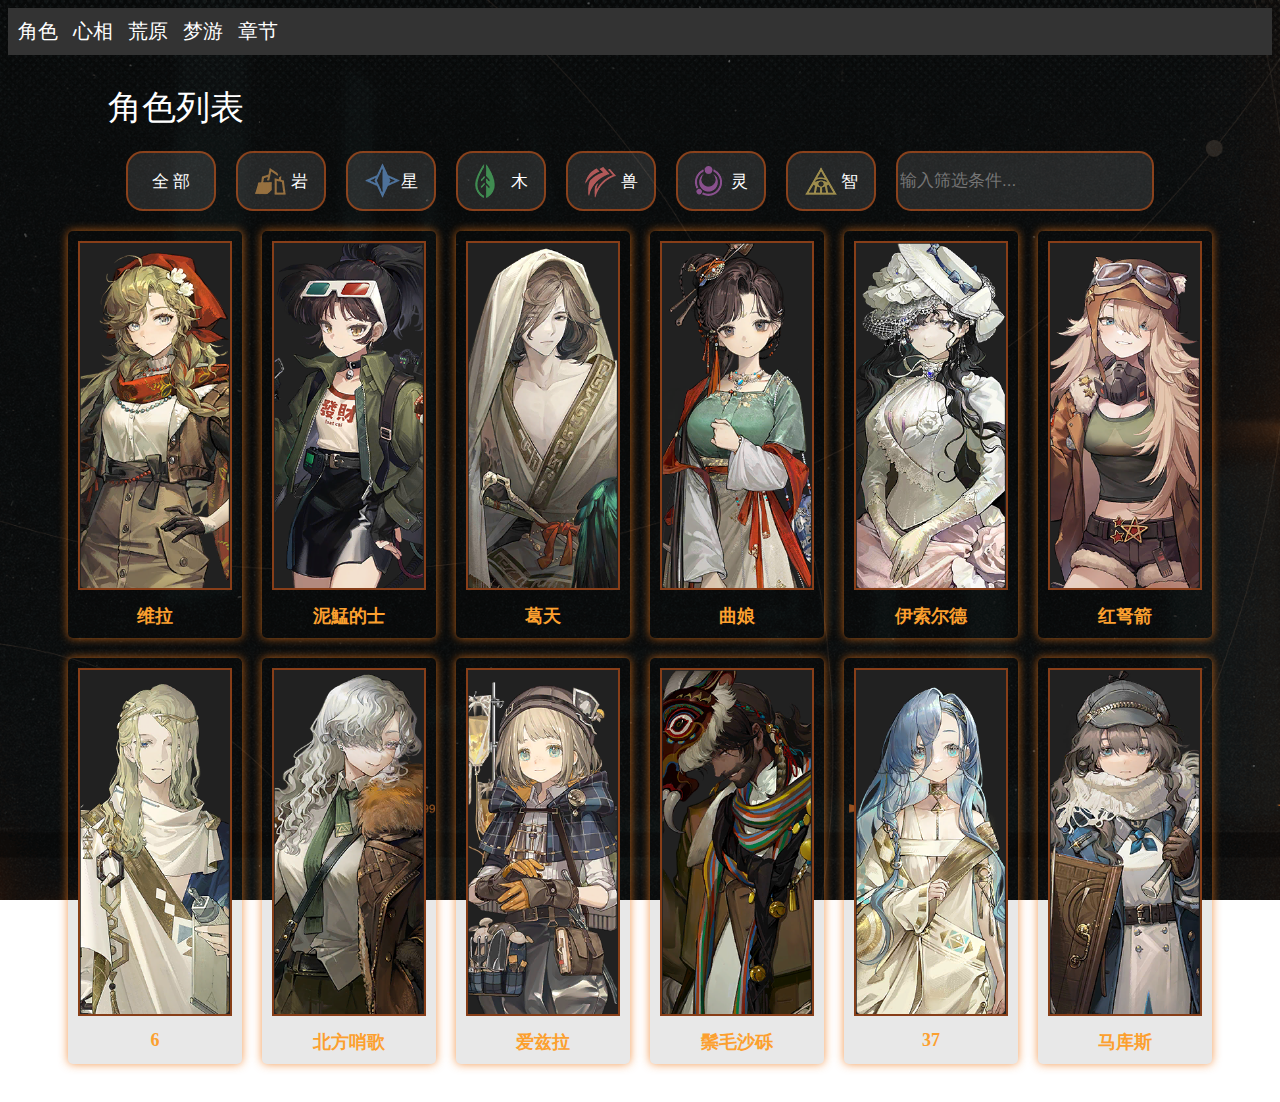
<file: guide.html>
<!DOCTYPE html>
<html lang="en">

<head>
    <meta charset="UTF-8">
    <meta name="viewport" content="width=device-width, initial-scale=1.0">
    <title>攻略</title>
    <link rel="stylesheet" href="./css/guide_main.css">
</head>

<body>
    <nav class="navigation">
        <ul>
            <li><a href="#" onclick="switchPage('角色')">角色</a></li>
            <li><a href="#" onclick="switchPage('心相')">心相</a></li>
            <li><a href="#" onclick="switchPage('荒原')">荒原</a></li>
            <li><a href="#" onclick="switchPage('梦游')">梦游</a></li>
            <li><a href="#" onclick="switchPage('章节')">章节</a></li>
        </ul>
    </nav>
    <div id="content" class="content">
        <!-- 角色页面内容 -->
        <div id="角色" class="page active">
            <div class="filter">

                <div class="filter-title">角色列表</div>
                <div class="btnFilter">
                    <button class='btn' id="all">全 部</button>
                    <button class='btn' id="mineral">
                        <img src='img/guide/career/Career_1.png' alt='mineral' class="btnImg">
                        <div class='btnText'>岩</div>
                    </button>
                    <button class='btn' id="star">
                        <img src='img/guide/career/Career_2.png' alt='star' class="btnImg">
                        <div class='btnText'>星</div>
                    </button>
                    <button class='btn' id="plant">
                        <img src='img/guide/career/Career_3.png' alt='plant' class="btnImg">
                        <div class='btnText'>木</div>
                    </button>
                    <button class='btn' id="beast">
                        <img src='img/guide/career/Career_4.png' alt='beast' class="btnImg">
                        <div class='btnText'>兽</div>
                    </button>
                    <button class='btn' id="spirit">
                        <img src='img/guide/career/Career_5.png' alt='spirit' class="btnImg">
                        <div class='btnText'>灵</div>
                    </button>
                    <button class='btn' id="intellect">
                        <img src='img/guide/career/Career_6.png' alt='intellect' class="btnImg">
                        <div class='btnText'>智</div>
                    </button>
                    <input type="text" id="search" placeholder="输入筛选条件...">
                </div>

            </div>

            <div class="characters">
                <div class="character" data-type="plant">
                    <div class="character-img">
                        <img src="./img/guide/Headicon_large-308701.png" alt="维拉">
                    </div>
                    <div class="character-name">维拉</div>
                </div>
                <div class="character" data-type="plant">
                    <div class="character-img">
                        <img src="./img/guide/Headicon_large-303901.png" alt="泥鯭的士">
                    </div>
                    <div class="character-name">泥鯭的士</div>
                </div>
                <div class="character" data-type="mineral">
                    <div class="character-img">
                        <img src="./img/guide/Headicon_large-308401.png" alt="葛天">
                    </div>
                    <div class="character-name">葛天</div>
                </div>
                <div class="character" data-type="mineral">
                    <div class="character-img">
                        <img src="./img/guide/Headicon_large-308301.png" alt="曲娘">
                    </div>
                    <div class="character-name">曲娘</div>
                </div>
                <div class="character" data-type="spirit">
                    <div class="character-img">
                        <img src="./img/guide/Headicon_large-308101.png" alt="伊索尔德">
                    </div>
                    <div class="character-name">伊索尔德</div>
                </div>
                <div class="character" data-type="star">
                    <div class="character-img">
                        <img src="./img/guide/Headicon_large-300401.png" alt="红弩箭">
                    </div>
                    <div class="character-name">红弩箭</div>
                </div>
                <div class="character" data-type="intellect">
                    <div class="character-img">
                        <img src="./img/guide/Headicon_large-307901.png" alt="6">
                    </div>
                    <div class="character-name">6</div>
                </div>
                <div class="character" data-type="star">
                    <div class="character-img">
                        <img src="./img/guide/Headicon_large-307701.png" alt="北方哨歌">
                    </div>
                    <div class="character-name">北方哨歌</div>
                </div>
                <div class="character" data-type="star">
                    <div class="character-img">
                        <img src="./img/guide/Headicon_large-307401.png" alt="爱兹拉">
                    </div>
                    <div class="character-name">爱兹拉</div>
                </div>
                <div class="character" data-type="beast">
                    <div class="character-img">
                        <img src="./img/guide/Headicon_large-307201.png" alt="鬃毛沙砾">
                    </div>
                    <div class="character-name">鬃毛沙砾</div>
                </div>
                <div class="character" data-type="star">
                    <div class="character-img">
                        <img src="./img/guide/Headicon_large-306601.png" alt="37">
                    </div>
                    <div class="character-name">37</div>
                </div>
                <div class="character" data-type="plant">
                    <div class="character-img">
                        <img src="./img/guide/Headicon_large-306501.png" alt="马库斯">
                    </div>
                    <div class="character-name">马库斯</div>
                </div>
            </div>

            <!-- 其他页面内容 -->

            
        </div>
        <!-- 心相、荒原、梦游、章节页面的内容 -->
        <div id="心相" class="page">
            <div style="color:aliceblue">这里是心相页面</div>
            
        </div>
    </div>

    <script src="./js/guide.js"></script>
    <!-- <script src="./js/tablefilter/tablefilter.js"></script> -->

</body>

</html>
</file>
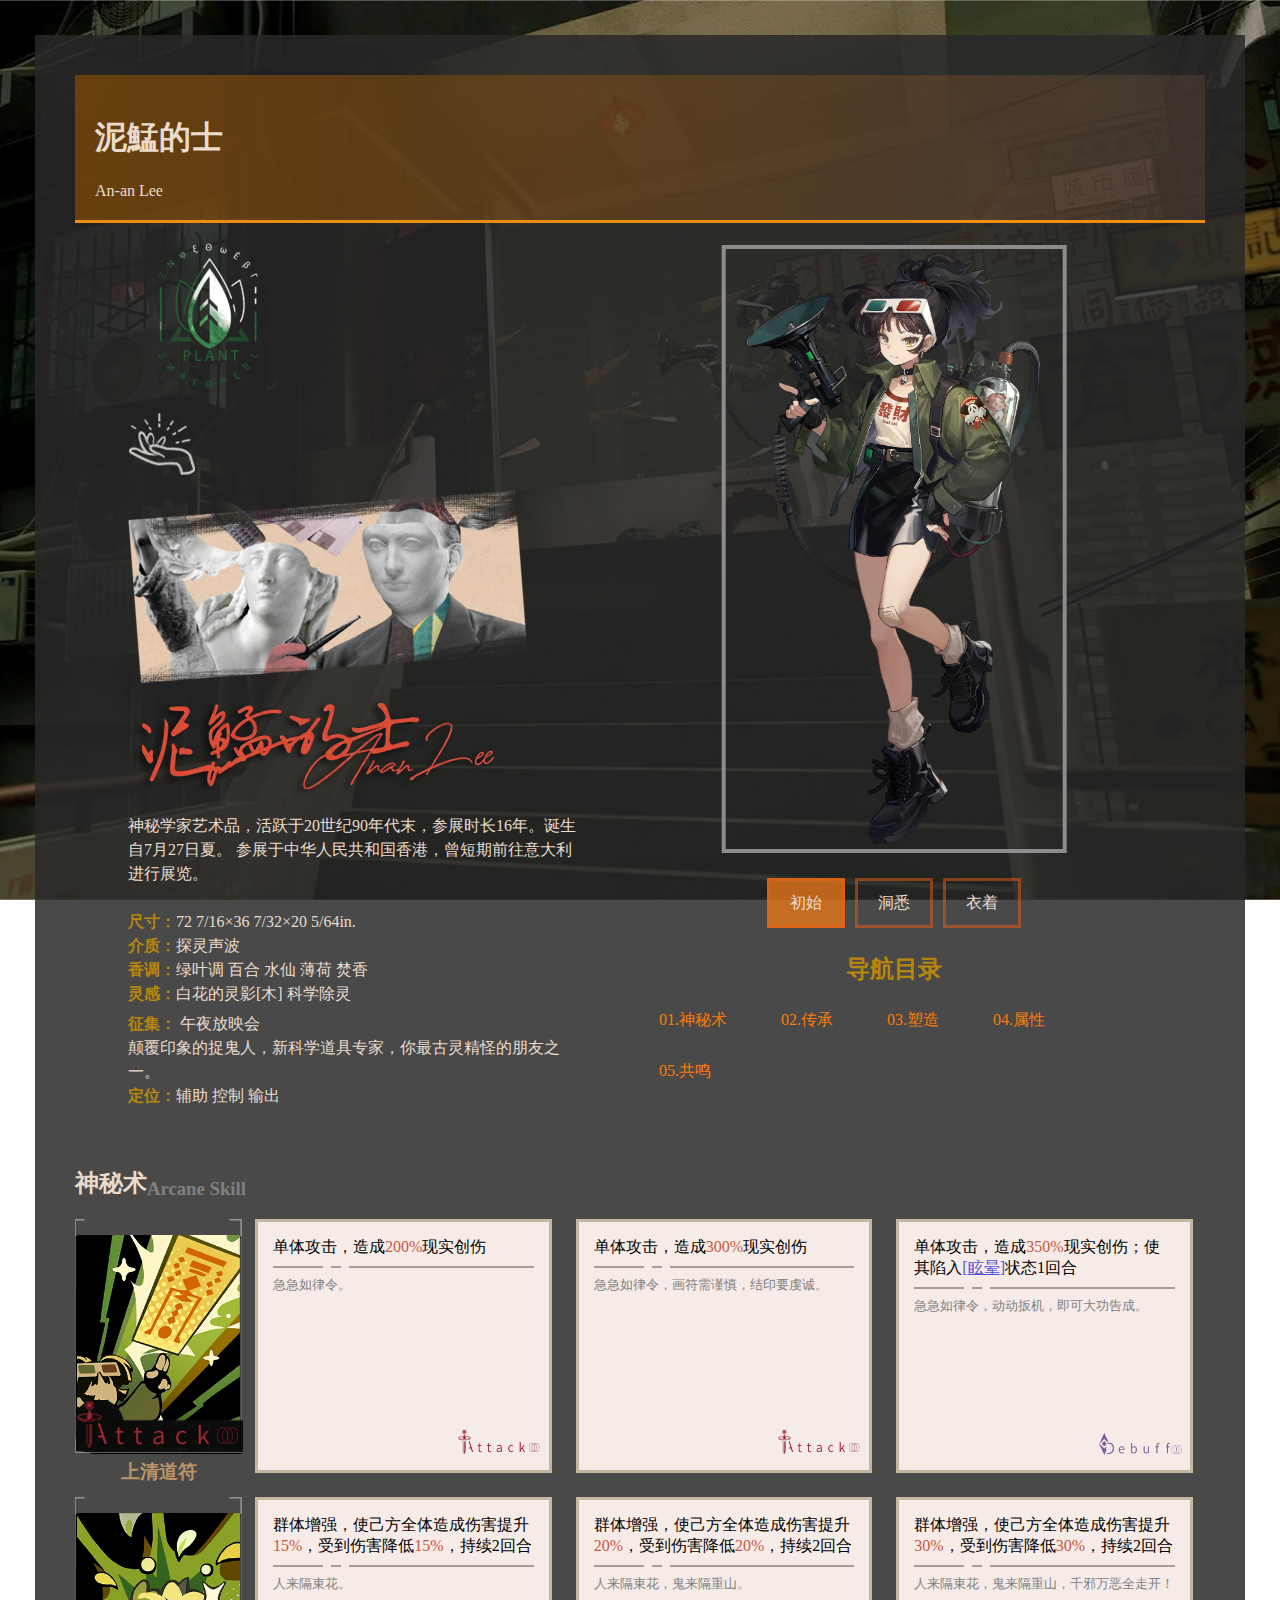
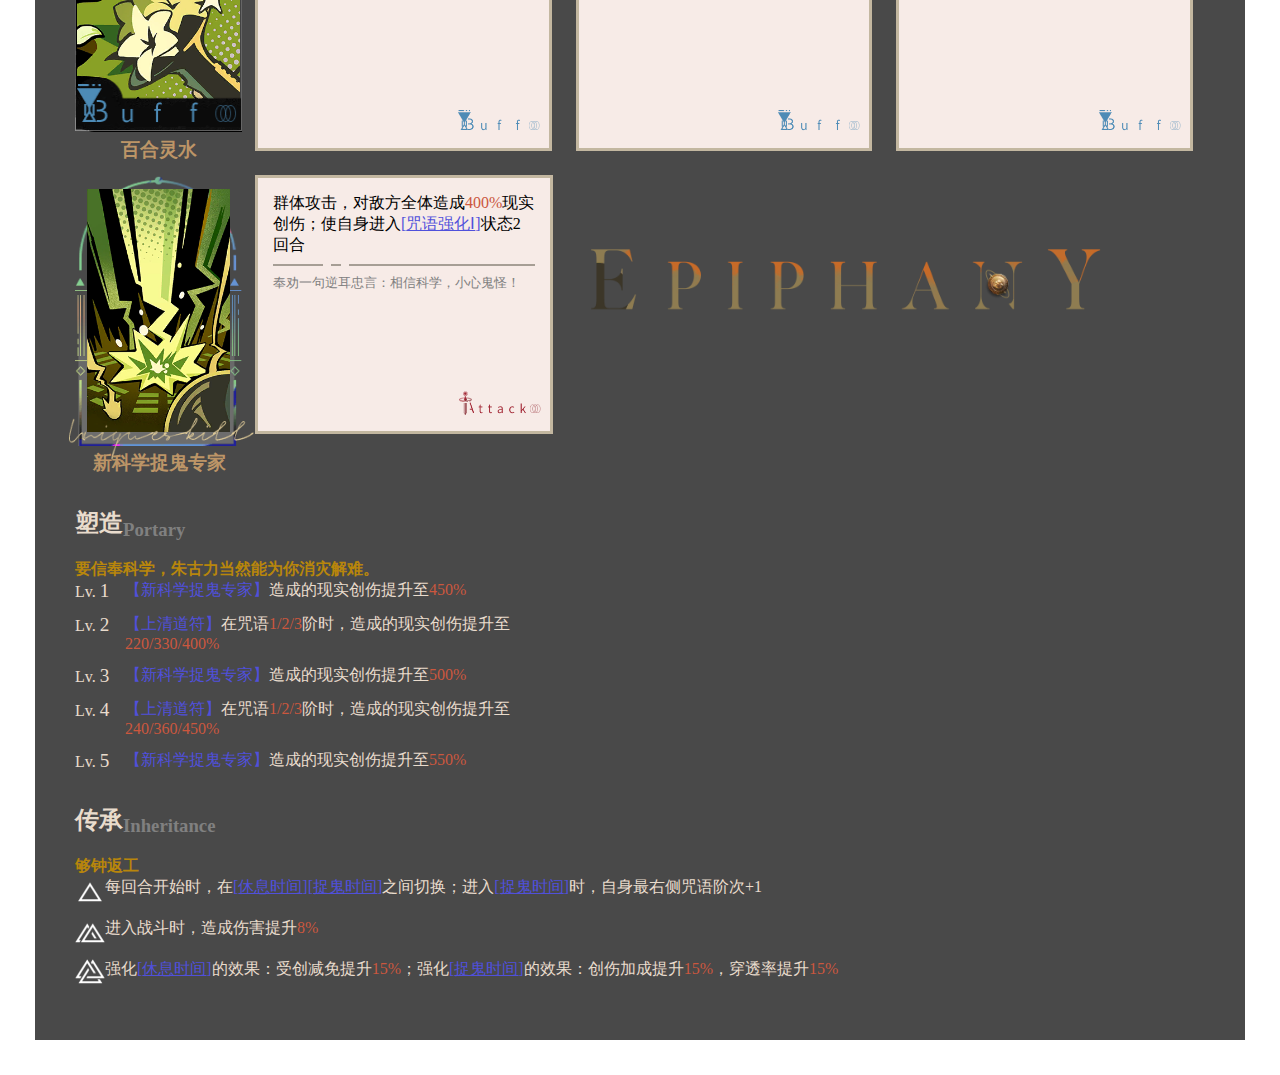
<file: personality.html>
<!DOCTYPE html>
<html lang="en">

<head>
    <meta charset="UTF-8">
    <meta name="viewport" content="width=device-width, initial-scale=1.0">
    <title>Document</title>
    <link rel="stylesheet" href="css/AnanLee.css">
    <link rel="stylesheet" href="css/AnanLee2.css">
</head>

<body>
    <div class="content">
        <div id="first-heading" class="page-header">
            <h1 id="name">泥鯭的士</h1>
            <div id="en-name">An-an Lee</div>
        </div>
        <div class="content-body">
            <div class="infobox-left">
                <div class="row">
                    <div class="infobox-box">
                        <div class="infobox-content" id="Plant">
                            <img src="img/ananLee/160px-Charactercareer_big_03.png" alt="Plant">
                        </div>
                    </div>
                    <div class="infobox-box" id="Reality">
                        <div class="infobox-content">
                            <img src="img/ananLee/Dmgtype1.png" alt="Reality">
                        </div>
                    </div>
                </div>
                <div class="infobox-box">
                    <div class="infobox-content">
                        <img src="img/ananLee/400px-Coer1.png" alt="Pureblood">
                    </div>
                </div>
                <div class="infobox-box">
                    <div class="infobox-content" id="An-anLee">
                        <img src="img/ananLee/Signature-3039.png" alt="An-anLee">
                    </div>
                </div>
                <div class="infobox-box">
                    <div class="infobox-content">神秘学家艺术品，活跃于20世纪90年代末，参展时长16年。诞生自7月27日夏。
                        参展于中华人民共和国香港，曾短期前往意大利进行展览。
                        <br><br>
                        <span class='color-darkgold'>尺寸：</span>72 7/16×36 7/32×20 5/64in.<br>
                        <span class='color-darkgold'>介质：</span>探灵声波<br>
                        <span class='color-darkgold'>香调：</span>绿叶调 百合 水仙 薄荷 焚香<br>
                        <span class='color-darkgold'>灵感：</span>白花的灵影[木] 科学除灵<br>
                    </div>
                </div>
                <div class="infobox-box">
                    <div class="infobox-content">
                        <span class='color-darkgold'>征集：</span>
                        午夜放映会<br>
                        ‌颠覆印象的捉鬼人，新科学道具专家，你最古灵精怪的朋友之一。<br>
                        <span class='color-darkgold'>定位：</span>辅助 控制 输出
                    </div>

                </div>
            </div>
            <div class="infobox-right">
                <div class="img-box">
                    <img id='303901' src="img/ananLee/Portrait-303901.png" alt="An-an Lee">
                    <img id='303902' src="img/ananLee/Portrait-303902.png" alt="An-an Lee">
                    <img id='303903' src="img/ananLee/Portrait-303903.png" alt="An-an Lee">
                </div>
                <div class="tabber-filter">
                    <button data-img-id="303901">
                        <div class='infobox-content'>初始</div>
                    </button>
                    <button data-img-id="303902">
                        <div class='infobox-content'>洞悉</div>
                    </button>
                    <button data-img-id="303903">
                        <div class='infobox-content'>衣着</div>
                    </button>
                </div>
                <div class="menu">
                    <div class="menu-title">导航目录</div>
                    <div class="menu-content">
                        <a href="#神秘术">
                            <span class="menu-btn">01.神秘术</span>
                        </a>
                        <a href="#传承">
                            <span class="menu-btn">02.传承</span>
                        </a>
                        <a href="#塑造">
                            <span class="menu-btn">03.塑造</span>
                        </a>
                        <a href="#属性">
                            <span class="menu-btn">04.属性</span>
                        </a>
                        <a href="#共鸣">
                            <span class="menu-btn">05.共鸣</span>
                        </a>
                    </div>
                </div>
            </div>
        </div>

        <span id="神秘术">
            <h2 class="sk-title">神秘术</h2>
            <h3>Arcane Skill</h3>
        </span>


        <div class="sk-infobox">
            <div class="card-img">
                <div class="card-img-0"><img alt="Card001.png" src="img/ananLee/Card001.png">
                    <div class="card-img-1"><img alt="神秘术Ⅰ" src="img/ananLee/Skill-30390111.png" title="神秘术Ⅰ"></div>
                    <div class="card-img-2"><img alt="Attribute black.png" src="img/ananLee/Attribute_black.png"></div>
                    <div class="card-img-2"><img alt="Attribute 1.png" src="img/ananLee/Attribute_1.png"></div>
                </div>
                <div class="card-title card-img-0">上清道符</div>
            </div>
            <div class="card-desc-0">
                <div class="card-desc-1">
                    <div class="card-desc-2 paper-texture">单体攻击，造成<span class="color-value">200%</span>现实创伤
                        <hr class="decorate">
                        <div class="grey-small">急急如律令。</div>
                        <div class="card-desc-type"><img alt="Attribute 1.png" src="img/ananLee/Attribute_1.png"></div>
                    </div>
                </div>
                <div class="card-desc-1">
                    <div class="card-desc-2 paper-texture">单体攻击，造成<span class="color-value">300%</span>现实创伤
                        <hr class="decorate">
                        <div class="grey-small">急急如律令，画符需谨慎，结印要虔诚。</div>
                        <div class="card-desc-type"><img alt="Attribute 1.png" src="img/ananLee/Attribute_1.png"></div>
                    </div>
                </div>
                <div class="card-desc-1">
                    <div class="card-desc-2 paper-texture">单体攻击，造成<span class="color-value">350%</span>现实创伤；使其陷入<span
                            class="tooltips color-sk">[<span style="text-decoration:underline;">眩晕</span>]
                            <span class="tooltips-content" style="text-align:left;"><span class="buff-label"
                                    style="background-color:brown">控制</span>
                                无法行动</span></span>状态1回合
                        <hr class="decorate">
                        <div class="grey-small">急急如律令，动动扳机，即可大功告成。</div>
                        <div class="card-desc-type"><img alt="Attribute 3.png" src="img/ananLee/Attribute_3.png"></div>
                    </div>
                </div>
            </div>
        </div>


        <div class="pt-infobox">
            <div class="sk-infobox">
                <div class="card-img">
                    <div class="card-img-0"><img alt="Card001.png" src="img/ananLee/Card001.png" decoding="async"
                            width="168" height="236" class="img-fit notpageimage" data-file-width="168"
                            data-file-height="236">
                        <div class="card-img-1"><img alt="神秘术Ⅱ" src="img/ananLee/Skill-30390121.png" decoding="async"
                                title="神秘术Ⅱ" width="288" height="376" class="img-fit" data-file-width="288"
                                data-file-height="376"></div>
                        <div class="card-img-2"><img alt="Attribute black.png" src="img/ananLee/Attribute_black.png"
                                decoding="async" width="168" height="52" class="img-fit" data-file-width="168"
                                data-file-height="52"></div>
                        <div class="card-img-2"><img alt="Attribute 4.png" src="img/ananLee/Attribute_4.png"
                                decoding="async" width="168" height="56" class="img-fit" data-file-width="168"
                                data-file-height="56"></div>
                    </div>
                    <div class="card-title card-img-0">百合灵水</div>
                </div>
                <div class="card-desc-0">
                    <div class="card-desc-1">
                        <div class="card-desc-2 paper-texture">群体增强，使己方全体造成伤害提升<span
                                class="color-value">15%</span>，受到伤害降低<span class="color-value">15%</span>，持续2回合
                            <hr class="decorate">
                            <div class="grey-small">人来隔束花。</div>
                            <div class="card-desc-type"><img alt="Attribute 4.png" src="img/ananLee/Attribute_4.png"
                                    decoding="async" width="168" height="56" class="img-fit" data-file-width="168"
                                    data-file-height="56"></div>
                        </div>
                    </div>
                    <div class="card-desc-1">
                        <div class="card-desc-2 paper-texture">群体增强，使己方全体造成伤害提升<span
                                class="color-value">20%</span>，受到伤害降低<span class="color-value">20%</span>，持续2回合
                            <hr class="decorate">
                            <div class="grey-small">人来隔束花，鬼来隔重山。</div>
                            <div class="card-desc-type"><img alt="Attribute 4.png" src="img/ananLee/Attribute_4.png"
                                    decoding="async" width="168" height="56" class="img-fit" data-file-width="168"
                                    data-file-height="56"></div>
                        </div>
                    </div>
                    <div class="card-desc-1">
                        <div class="card-desc-2 paper-texture">群体增强，使己方全体造成伤害提升<span
                                class="color-value">30%</span>，受到伤害降低<span class="color-value">30%</span>，持续2回合
                            <hr class="decorate">
                            <div class="grey-small">人来隔束花，鬼来隔重山，千邪万恶全走开！</div>
                            <div class="card-desc-type"><img alt="Attribute 4.png" src="img/ananLee/Attribute_4.png"
                                    decoding="async" width="168" height="56" class="img-fit" data-file-width="168"
                                    data-file-height="56"></div>
                        </div>
                    </div>
                </div>
            </div>
        </div>


        <div class="ih-infobox">
            <div class="sk-infobox">
                <div class="card-img">
                    <div class="card-img-0 ex"><img alt="Card dz.png" src="img/ananLee/Card_dz.png" decoding="async"
                            width="196" height="316" class="img-fit" data-file-width="196" data-file-height="316">
                        <div class="card-img-1 ex"><img alt="至终的仪式" src="img/ananLee/Skill-30390131.png"
                                decoding="async" title="至终的仪式" width="256" height="436" class="img-fit notpageimage"
                                data-file-width="256" data-file-height="436">
                            <div class="card-img-2 ex"><img alt="Qm.png" src="img/ananLee/Qm.png" decoding="async"
                                    width="216" height="52" class="img-fit" data-file-width="216" data-file-height="52">
                            </div>
                        </div>
                    </div>
                    <div class="card-title card-img-0 ex">新科学捉鬼专家</div>
                </div>
                <div class="card-desc-0 ex">
                    <div class="card-desc-1 ex">
                        <div class="card-desc-2 paper-texture ex">群体攻击，对敌方全体造成<span
                                class="color-value">400%</span>现实创伤；使自身进入<span class="tooltips color-sk">[<span
                                    style="text-decoration:underline;">咒语强化Ⅰ</span>]<span class="tooltips-content"
                                    style="text-align:left;"><span class="buff-label"
                                        style="background-color:#2F4869">状态增益</span> 回合开始时，随机1张咒语阶次+1</span></span>状态2回合
                            <hr class="decorate">
                            <div class="grey-small">奉劝一句逆耳忠言：相信科学，小心鬼怪！</div>
                            <div class="card-desc-type"><img alt="Attribute 1.png" src="img/ananLee/Attribute_1.png"
                                    decoding="async" width="168" height="56" class="img-fit" data-file-width="168"
                                    data-file-height="56"></div>
                        </div>
                    </div>
                    <div class="hide-m"
                        style="position:relative; top:23%; max-width:53%; left:26px; height:fit-content;"><img alt="6★"
                            src="img/ananLee/Herorare_5.png" decoding="async" title="6★" width="1216" height="156"
                            class="img-fit" data-file-width="1216" data-file-height="156"></div>
                </div>
            </div>


        </div>

        <span id="塑造">
            <h2 class="pt-title">塑造</h2>
            <h3>Portary</h3>
        </span>
        <div class="char-portary">
            <div class="color-darkgold line">要信奉科学，朱古力当然能为你消灾解难。</div>
            <div style="max-width: 450px; color:#e9dccd;">
                <div style="margin-bottom:12px; vertical-align:top; display:flex;">
                    <div style="min-width: 50px; width:50px;">Lv. <big>1</big></div>
                    <div><span class="tooltips color-sk">【新科学捉鬼专家】<div class="sk-infobox tooltips-content"
                                style="display: flex; text-align: left; min-width: 300px; align-items: center; flex-wrap: nowrap; translate: 0px;">
                                <div class="card-img">
                                    <div class="card-img-0 ex" style="width:80px; min-width:80px;"><img
                                            alt="Card dz.png" src="img/ananLee/Card_dz.png" decoding="async" width="196"
                                            height="316" class="img-fit" data-file-width="196" data-file-height="316">
                                        <div class="card-img-1 ex"><img alt="Skill-30390131.png"
                                                src="img/ananLee/Skill-30390131.png" decoding="async" width="256"
                                                height="436" class="img-fit" data-file-width="256"
                                                data-file-height="436">
                                            <div class="card-img-2 ex"><img alt="Qm.png" src="img/ananLee/Qm.png"
                                                    decoding="async" width="216" height="52" class="img-fit"
                                                    data-file-width="216" data-file-height="52"></div>
                                        </div>
                                    </div>
                                </div>
                                <div style="margin-left:6px;">群体攻击，对敌方全体造成<span
                                        class="color-value">400%</span>现实创伤；使自身进入<span class="tooltips color-sk">[<span
                                            style="text-decoration:underline;">咒语强化Ⅰ</span>]<span
                                            class="tooltips-content" style="text-align:left;"><span class="buff-label"
                                                style="background-color:#2F4869">状态增益</span>
                                            回合开始时，随机1张咒语阶次+1</span></span>状态2回合</div>
                            </div></span>造成的现实创伤提升至<span class="color-value">450%</span></div>
                </div>
                <div style="margin-bottom:12px; vertical-align:top; display:flex;">
                    <div style="min-width: 50px; width:50px;">Lv. <big>2</big></div>
                    <div><span class="tooltips color-sk">【上清道符】<div class="sk-infobox tooltips-content"
                                style="display: flex; text-align: left; min-width: 300px; align-items: center; flex-wrap: nowrap; translate: 0px;">
                                <div class="card-img">
                                    <div class="card-img-0" style="width:80px; min-width:80px;"><img alt="Card001.png"
                                            src="img/ananLee/Card001.png" decoding="async" width="168" height="236"
                                            class="img-fit" data-file-width="168" data-file-height="236">
                                        <div class="card-img-1"><img alt="Skill-30390111.png"
                                                src="img/ananLee/Skill-30390111.png" decoding="async" width="288"
                                                height="376" class="img-fit" data-file-width="288"
                                                data-file-height="376"></div>
                                        <div class="card-img-2"><img alt="Attribute black.png"
                                                src="img/ananLee/Attribute_black.png" decoding="async" width="168"
                                                height="52" class="img-fit" data-file-width="168" data-file-height="52">
                                        </div>
                                        <div class="card-img-2"><img alt="Attribute 1.png"
                                                src="img/ananLee/Attribute_1.png" decoding="async" width="168"
                                                height="56" class="img-fit" data-file-width="168" data-file-height="56">
                                        </div>
                                    </div>
                                </div>
                                <div style="margin-left:6px;">单体攻击，造成<span class="color-value">200%</span>现实创伤</div>
                            </div></span>在咒语<span class="color-value">1/2/3</span>阶时，造成的现实创伤提升至<span
                            class="color-value">220/330/400%</span></div>
                </div>
                <div style="margin-bottom:12px; vertical-align:top; display:flex;">
                    <div style="min-width: 50px; width:50px;">Lv. <big>3</big></div>
                    <div><span class="tooltips color-sk">【新科学捉鬼专家】<div class="sk-infobox tooltips-content"
                                style="display: flex; text-align: left; min-width: 300px; align-items: center; flex-wrap: nowrap; translate: 0px;">
                                <div class="card-img">
                                    <div class="card-img-0 ex" style="width:80px; min-width:80px;"><img
                                            alt="Card dz.png" src="img/ananLee/Card_dz.png" decoding="async" width="196"
                                            height="316" class="img-fit" data-file-width="196" data-file-height="316">
                                        <div class="card-img-1 ex"><img alt="Skill-30390131.png"
                                                src="img/ananLee/Skill-30390131.png" decoding="async" width="256"
                                                height="436" class="img-fit" data-file-width="256"
                                                data-file-height="436">
                                            <div class="card-img-2 ex"><img alt="Qm.png" src="img/ananLee/Qm.png"
                                                    decoding="async" width="216" height="52" class="img-fit"
                                                    data-file-width="216" data-file-height="52"></div>
                                        </div>
                                    </div>
                                </div>
                                <div style="margin-left:6px;">群体攻击，对敌方全体造成<span
                                        class="color-value">400%</span>现实创伤；使自身进入<span class="tooltips color-sk">[<span
                                            style="text-decoration:underline;">咒语强化Ⅰ</span>]<span
                                            class="tooltips-content" style="text-align: left; translate: 0px;"><span
                                                class="buff-label" style="background-color:#2F4869">状态增益</span>
                                            回合开始时，随机1张咒语阶次+1</span></span>状态2回合</div>
                            </div></span>造成的现实创伤提升至<span class="color-value">500%</span></div>
                </div>
                <div style="margin-bottom:12px; vertical-align:top; display:flex;">
                    <div style="min-width: 50px; width:50px;">Lv. <big>4</big></div>
                    <div><span class="tooltips color-sk">【上清道符】<div class="sk-infobox tooltips-content"
                                style="display: flex; text-align: left; min-width: 300px; align-items: center; flex-wrap: nowrap; translate: 0px;">
                                <div class="card-img">
                                    <div class="card-img-0" style="width:80px; min-width:80px;"><img alt="Card001.png"
                                            src="img/ananLee/Card001.png" decoding="async" width="168" height="236"
                                            class="img-fit" data-file-width="168" data-file-height="236">
                                        <div class="card-img-1"><img alt="Skill-30390111.png"
                                                src="img/ananLee/Skill-30390111.png" decoding="async" width="288"
                                                height="376" class="img-fit" data-file-width="288"
                                                data-file-height="376"></div>
                                        <div class="card-img-2"><img alt="Attribute black.png"
                                                src="img/ananLee/Attribute_black.png" decoding="async" width="168"
                                                height="52" class="img-fit" data-file-width="168" data-file-height="52">
                                        </div>
                                        <div class="card-img-2"><img alt="Attribute 1.png"
                                                src="img/ananLee/Attribute_1.png" decoding="async" width="168"
                                                height="56" class="img-fit" data-file-width="168" data-file-height="56">
                                        </div>
                                    </div>
                                </div>
                                <div style="margin-left:6px;">单体攻击，造成<span class="color-value">200%</span>现实创伤</div>
                            </div></span>在咒语<span class="color-value">1/2/3</span>阶时，造成的现实创伤提升至<span
                            class="color-value">240/360/450%</span></div>
                </div>
                <div style="margin-bottom:12px; vertical-align:top; display:flex;">
                    <div style="min-width: 50px; width:50px;">Lv. <big>5</big></div>
                    <div><span class="tooltips color-sk">【新科学捉鬼专家】<div class="sk-infobox tooltips-content"
                                style="display: flex; text-align: left; min-width: 300px; align-items: center; flex-wrap: nowrap; translate: 0px;">
                                <div class="card-img">
                                    <div class="card-img-0 ex" style="width:80px; min-width:80px;"><img
                                            alt="Card dz.png" src="img/ananLee/Card_dz.png" decoding="async" width="196"
                                            height="316" class="img-fit" data-file-width="196" data-file-height="316">
                                        <div class="card-img-1 ex"><img alt="Skill-30390131.png"
                                                src="img/ananLee/Skill-30390131.png" decoding="async" width="256"
                                                height="436" class="img-fit" data-file-width="256"
                                                data-file-height="436">
                                            <div class="card-img-2 ex"><img alt="Qm.png" src="img/ananLee/Qm.png"
                                                    decoding="async" width="216" height="52" class="img-fit"
                                                    data-file-width="216" data-file-height="52"></div>
                                        </div>
                                    </div>
                                </div>
                                <div style="margin-left:6px;">群体攻击，对敌方全体造成<span
                                        class="color-value">400%</span>现实创伤；使自身进入<span class="tooltips color-sk">[<span
                                            style="text-decoration:underline;">咒语强化Ⅰ</span>]<span
                                            class="tooltips-content" style="text-align:left;"><span class="buff-label"
                                                style="background-color:#2F4869">状态增益</span>
                                            回合开始时，随机1张咒语阶次+1</span></span>状态2回合</div>
                            </div></span>造成的现实创伤提升至<span class="color-value">550%</span></div>
                </div>
            </div>
        </div>


        <span id="传承">
            <h2 class="pt-title">传承</h2>
            <h3>Inheritance</h3>
        </span>

        <div class="char-inheritance">

            <div style="color:#e9dccd;">
                <div class="color-darkgold line">够钟返工</div>
                <div style="display: flex; margin-bottom:12px; position:relative; z-index:3; ">
                    <div class="insight-icon"><img alt="洞悉Ⅰ" src="img/ananLee/60px-Dongxi_da_001.png" decoding="async"
                            title="洞悉Ⅰ" width="30" height="25" data-file-width="76" data-file-height="64"></div>
                    <div>每回合开始时，在<span class="tooltips color-sk">[<span
                                style="text-decoration:underline;">休息时间</span>]<span class="tooltips-content"
                                style="text-align:left;"><span class="buff-label"
                                    style="background-color:#2F4869">特殊</span> 受创减免<span
                                    class="color-value">+10%</span>（不可驱散）</span></span><span
                            class="tooltips color-sk">[<span style="text-decoration:underline;">捉鬼时间</span>]<span
                                class="tooltips-content" style="text-align:left;"><span class="buff-label"
                                    style="background-color:#2F4869">特殊</span> 创伤加成<span
                                    class="color-value">+10%</span>，穿透率<span
                                    class="color-value">+10%</span>（不可驱散）</span></span>之间切换；进入<span
                            class="tooltips color-sk">[<span style="text-decoration:underline;">捉鬼时间</span>]<span
                                class="tooltips-content" style="text-align:left;"><span class="buff-label"
                                    style="background-color:#2F4869">特殊</span> 创伤加成<span
                                    class="color-value">+10%</span>，穿透率<span
                                    class="color-value">+10%</span>（不可驱散）</span></span>时，自身最右侧咒语阶次+1</div>
                </div>
                <div style="display: flex; margin-bottom:12px; position:relative; z-index:3;">
                    <div class="insight-icon"><img alt="洞悉Ⅱ" src="img/ananLee/60px-Dongxi_da_002.png" decoding="async"
                            title="洞悉Ⅱ" width="30" height="25" data-file-width="76" data-file-height="64"></div>
                    <div>进入战斗时，造成伤害提升<span class="color-value">8%</span></div>
                </div>
                <div style="display: flex; margin-bottom:12px; position:relative; z-index:3;">
                    <div class="insight-icon"><img alt="洞悉Ⅲ" src="img/ananLee/60px-Dongxi_da_003.png" decoding="async"
                            title="洞悉Ⅲ" width="30" height="25" data-file-width="76" data-file-height="64"></div>
                    <div>强化<span class="tooltips color-sk">[<span style="text-decoration:underline;">休息时间</span>]<span
                                class="tooltips-content" style="text-align: left; translate: 0px;"><span
                                    class="buff-label" style="background-color:#2F4869">特殊</span> 受创减免<span
                                    class="color-value">+10%</span>（不可驱散）</span></span>的效果：受创减免提升<span
                            class="color-value">15%</span>；强化<span class="tooltips color-sk">[<span
                                style="text-decoration:underline;">捉鬼时间</span>]<span class="tooltips-content"
                                style="text-align:left;"><span class="buff-label"
                                    style="background-color:#2F4869">特殊</span> 创伤加成<span
                                    class="color-value">+10%</span>，穿透率<span
                                    class="color-value">+10%</span>（不可驱散）</span></span>的效果：创伤加成提升<span
                            class="color-value">15%</span>，穿透率提升<span class="color-value">15%</span></div>
                </div>
            </div>
        </div>

        <script src="js/personality.js">
        </script>
</body>

</html>
</file>
<file: css/guide_main.css>
/* styles.css */

body {
    height: 100%;
    background-image: url(../img/BG.png);
    background-attachment: fixed;
    background-repeat: no-repeat;
    background-position: center;
    background-size: cover;
    /* overflow-y: hidden; 防止垂直滚动条出现 但这样就不能滚动了哈 */
    overflow-x: hidden;
    font-family: 'STZhongsong';
}

.navigation {

    font-size:20px;
    background-color: #333;
    color: #fff;
    padding: 10px;
}

.navigation ul {
    list-style-type: none;
    margin: 0;
    padding: 0;
}

.navigation ul li {
    display: inline;
    margin-right: 10px;
}

.navigation ul li a {
    color: #fff;
    text-decoration: none;
}

.content {
    padding: 20px;

}

.page {
    display: none;
}

.page.active {
    display: block;
}

.filter {
    color: #ffffff;
}


#search {
    margin: 10px;
    width: 250px;
    background-color: #ebebeb1f;
    border: 2px solid #f05e107e;
    border-radius: 15px;
    /* 添加这一行 */
    color: #ffffff;
    font-size: 17px;
    cursor:text;
}

.filter-title {
    font-family:'STZhongsong';
    font-size: 34px;
    color: #ffffff;
    padding: 10px;
    position: relative;
    left: 70px;
    cursor:default;
}

.btnFilter {
    display: flex;
    justify-content: center;
}

.btn {
    display: flex;
    flex-direction: row;
    justify-content: center;
    align-items: center;
    margin: 10px;
    padding: 10px 20px;
    width: 90px;
    height: 60px;
    background-color: #ebebeb1f;
    color: white;
    text-decoration: none;
    transition: background-color 0.3s;
    cursor: pointer;
    border: 2px solid #f05e107e;
    border-radius: 17px;

    /* 添加这一行 */
}

#all{
    font-size: 17px;
    justify-content: center;
}
.btn:hover {
    background-color: #fca02f;
}

.btn.active {
    background-color: #FFA500;
    /* 橘色 */
}

.btnText {
    font-size: 17px;
    justify-content: center;

}

.characters {
    display: flex;
    flex-wrap: wrap;
    justify-content: center;
}

.character {
    margin: 10px;
    text-align: center;
    margin: 10px;
    padding: 10px;
    background-color: rgba(0, 0, 0, 0.089);
    border-radius: 5px;
    box-shadow: 0 0 10px rgba(239, 122, 26, 0.755);
    cursor: pointer;
}

.character img {
    width: 150px;
    border: 2px solid #f05e107e;
    object-fit: cover;
    background-color: #212121;
    /* border-radius: 50%; */
}

.character-name {
    margin-top: 10px;
    font-size: 18px;
    font-weight: bold;
    color: #fca02f;
}
</file>
<file: css/AnanLee.css>
html {
    background-image: url(../img/ananLee/BG.png);
    background-attachment: fixed;
    background-repeat: no-repeat;
    background-position: center;
    background-size: cover;
    font-family: 'STZhongsong';
}

body{
    margin: 35px;
}
.page-header {
    /* background-color: #9d9d9d; */
    padding: 20px;
    border-bottom: 3px solid #f08f11;
    color:#e9dccd;
    background: linear-gradient(to left, rgba(190, 120, 93, 0.158), rgba(121, 71, 9, 0.8));
}

.content {
    display: flex;
    flex-direction: column;
    justify-content: space-between;
    background-color: rgba(40, 40, 40, 0.847);
    padding:40px;

}

.content-body {
    display: flex;
}

/* .content-body-main{
    padding:10px;
    display: flex;
    flex-direction: column;
} */

.infobox-right,
.infobox-left {

    margin: 10px;
    padding: 20px;
}

.infobox-right {
    position: relative;
    width: 50%;

}

.infobox-left {
    width: 40%;
    padding:0 0 0 40px;
}

/* 设置infobox-box的样式 */
.infobox-box {
    display: flex;
    align-items: center;
    width: 100%;
    padding: 3px;
}

/* 设置infobox-content的样式 */
.infobox-content {
    font-size: 16px;
    line-height: 1.5;
    color: #e9dccd;
}

.infobox-content img {
    width: 100%;
    height: auto;

}

/* 设置color-darkgold类的样式 */
.color-darkgold {
    color: darkgoldenrod;
    font-weight: bold;
}


/* 设置所有链接的颜色为深蓝色，鼠标悬停时为浅蓝色 */
/* .infobox-right */


.img-box {
    display: flex;
    justify-content: center;
    position: relative;
    z-index: 2;

}

/* 创建一个固定边框 */
.img-box::after {
    content: "";
    position: absolute;
    bottom: 0;
    left: 100px;
    width: 60%;
    height: 600px;
    /* 你可以根据需要调整边框的高度 */
    border: 4px solid #8d8d8d;
    /* 设置边框的颜色和宽度 */
    background-color: #fd101000;
    /* 你可以根据需要调整边框的颜色 */
    left: 50%;
    /* 将元素的左边移动到父元素的中心 */
    transform: translateX(-50%);
    /* 使用transform将元素自身向左移动50%，以实现居中 */
    z-index: 1;
    /* 将边框置于图片之下 */
}

.img-box img {
    display: none;
    height: 600px;
    width: auto;
    justify-content: center;
    z-index: 3;
}

.tabber-filter {
    display: flex;
    justify-content: center;
    margin: 20px;

}

.tabber-filter button {
    cursor: pointer;
    padding: 10px 20px;
    margin: 5px;
    border: 3px solid #f05e107e;
    background-color:#ffffff00;
    transition: background-color 0.3s ease;
}

.tabber-filter button:hover {
    background-color: rgba(121, 120, 119, 0.755);
}

.tabber-filter button.active{
    background-color: rgba(239, 122, 26, 0.755);
}

a {
    color: #ff7a06;
    text-decoration: none;
}

a:hover {
    color: #b35606;
    transition: color 0.3s ease;
}


.menu{
    display: flex;
    flex-direction: column;
    justify-content: center;
    align-items: center;
    margin: 20px;
}

.menu-title{
    font-size: 24px;
    font-weight: bold;
    margin-bottom: 10px;
    color:darkgoldenrod
}

/* 设置菜单按钮的样式 */
.menu-btn {
    display: inline-block;
    padding: 10px 20px;
    margin: 5px;
    font-size: 16px;
    transition: background-color 0.3s ease;
}




/* 设置信息框的样式 */
</file>
<file: css/AnanLee2.css>
#神秘术,#传承,#塑造{
    display:flex;
    align-items: flex-end;
}
h2{
    color:#e9dccd; 
}

h3{
    display:inline-block;
    color:grey;
}

.sk-infobox {
    display: flex;
    padding-bottom: 6px;
}

.card-img {
    padding-bottom: 6px;
    display: flex;
    flex-direction: column;
}

/* @media (max-width: 767.99px) {
    .card-img {
        align-items: flex-end;
        flex-direction: row; 怎么部分行部分列?
    }
} */

.card-img-0 {
    position: relative;
    width: 168px;
    min-width: 168px;
}

.card-img-0>img {
    pointer-events: none;
    user-select: none;
}

.card-img-1 {
    position: absolute;
    width: 97%;
    bottom: 2.7%;
    margin: auto;
    left: -0.5%;
    right: 0;
}

.card-img-1.ex {
    width: 85%;
    bottom: 5%;
    left: -0.5%;
}

.card-img-1 img {
    max-width: 100%;
    max-height: 100%;
    width: auto;
    height: auto;

}

.card-img-2 {
    position: absolute;
    user-select: none;
    pointer-events: none;
    width: 99%;
    bottom: 1.2%;
}

.card-img-2.ex {
    width: 130%;
    bottom: -12%;
    left: -13%;
}
.card-desc-0:not(.ex) {
    padding-bottom: 18px;
}

.card-desc-0 {
    display: flex;
    width: 100%;
}


.card-desc-1 {
    display: flex;
    padding-left: 12px;

    flex-direction: row;
    padding-right: 12px;
    width: 33%;
}

.card-desc-2:not(.ex) {
    flex-grow:1;
    padding-bottom: 34px;
    box-sizing: border-box; /* 使用border-box模型 */
}


.paper-texture,
.tooltips-content {
    background-color: #F7EBE7;
    border: 3px solid #C3B7A0;
    color: black;
    padding: 15px;
    position: relative;
}

.color-value {
    color: #cb573e;
}

hr.decorate {
    border-image: linear-gradient(90deg, #A69E95 0 50px, transparent 50px 58px, #a69e95 58px 68px, transparent 68px 76px, #a69e95 76px) 1;
    margin: 8px 0;
}

.grey-small {
    color: grey;
    font-size: smaller;
}

.card-desc-type {
    position: absolute;
    width: 50%;
    max-width: 85px;
    bottom: 10px;
    right: 7px;
    user-select: none;
    pointer-events: none;
}

.card-desc-type img {
    max-width: 100%;
    max-height: 100%;
    width: auto;
    height: auto;

}

.img-fit {
    max-width: 100%;
    max-height: 100%;
    width: auto;
    height: auto;
}



.tooltips:not(td) {
    display: inline-block;
}

.tooltips {
    position: relative;
    text-underline-position: from-font;
}

.tooltips-content {
    visibility:hidden;
    position: absolute;
    overflow: visible;
    min-width: 250px;
    padding: 12px 16px;
    display: block;
    user-select: none;
    cursor: auto;
    left: 50%;
    bottom: calc(8px + 100%);
    z-index: 99999;
    box-shadow: 0 2px 0 0 rgba(0, 0, 0, 0.15);
    border: 1px solid #a2a9b1;
    border-radius: 4px;
    white-space: normal;
    text-shadow: none;
    font-weight: normal;
    font-style: initial;
    text-align: center;
    font-size: 14px;
    clip-path: none !important;
    line-height: 1.42857143;
    opacity: 0;
    transition: opacity 200ms ease, visibility 0s ease 200ms, transform 200ms ease;
    transform: translate(-50%, 8px);
}

.buff-label {
    background-color: #808080;
    color: white;
    padding: 0 4px;
    width: fit-content;
    display: inline-block;
    font-size: 12px;
}

.color-sk {
    color: #5050db;
}

.card-title {
    text-align: center;
    word-wrap: break-word;
    font-size: larger;
    color: #bc9567;
    font-family: 'Noto Serif SC', serif;
    font-weight: bold;
}
.card-img-0 {
    position: relative;
    width: 168px;
    min-width: 168px;
}

.card-desc-1.ex{
    width:31%;
    height: 91%;
}
.card-desc-2.ex{
    flex-grow: 1;
    padding-bottom: 34px;
    box-sizing: border-box;
    margin:0 0 20px 0;
}
</file>
